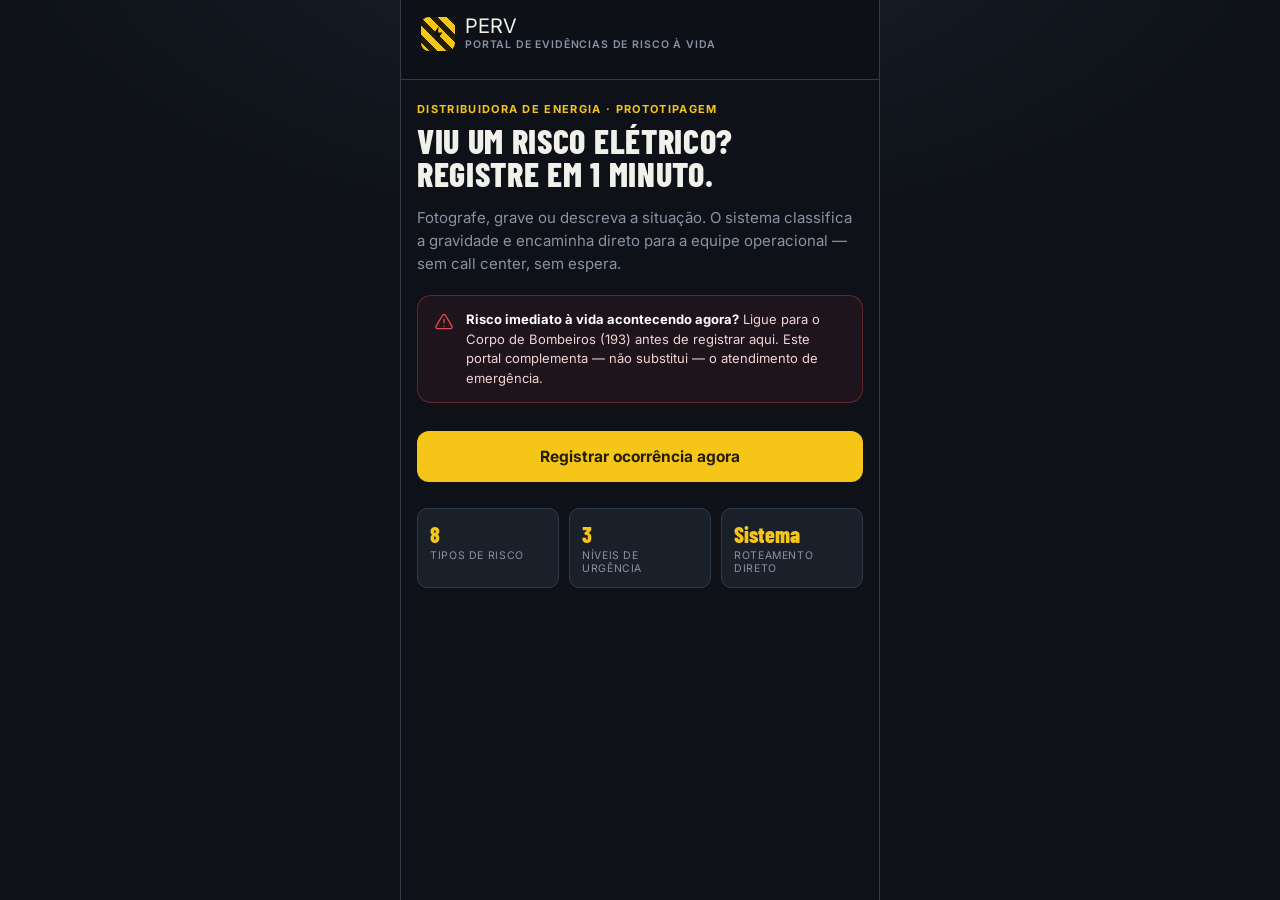
<file: index.html>
<!--
  PERV — Portal de Evidências de Risco à Vida
  Protótipo navegável — Programa Agentes da Inovação
  Autor: Natanael
  Status: protótipo de demonstração (sem integração real com ADMS/OPER)
-->
<!DOCTYPE html>
<html lang="pt-BR">
<head>
<meta charset="UTF-8">
<meta name="viewport" content="width=device-width, initial-scale=1.0, viewport-fit=cover">
<title>PERV — Portal de Evidências de Risco à Vida</title>
<link rel="preconnect" href="https://fonts.googleapis.com">
<link href="https://fonts.googleapis.com/css2?family=Barlow+Condensed:wght@600;700;800&family=Inter:wght@400;500;600;700&family=JetBrains+Mono:wght@500;700&display=swap" rel="stylesheet">
<link rel="stylesheet" href="styles.css">
</head>
<body>
<div id="app">

  <div class="topbar">
    <div class="brand">
      <div class="mark"><svg viewBox="0 0 24 24" fill="none"><path d="M13 2L4 14h6l-1 8 9-12h-6l1-8z" fill="#0E1218"/></svg></div>
      <div>
        <div class="name">PERV</div>
        <div class="sub">Portal de Evidências de Risco à Vida</div>
      </div>
    </div>
    <div class="progress" id="progress"></div>
  </div>

  <main>

    <!-- STEP 0 — HERO -->
    <section class="panel active" data-step="hero">
      <div class="eyebrow">Distribuidora de Energia · Prototipagem</div>
      <h1 class="headline">Viu um risco elétrico?<br>Registre em 1 minuto.</h1>
      <p class="lede">Fotografe, grave ou descreva a situação. O sistema classifica a gravidade e encaminha direto para a equipe operacional — sem call center, sem espera.</p>

      <div class="safety-banner">
        <svg width="20" height="20" viewBox="0 0 24 24" fill="none"><path d="M12 9v4M12 17h.01M10.3 3.9L2.5 17a2 2 0 0 0 1.7 3h15.6a2 2 0 0 0 1.7-3L13.7 3.9a2 2 0 0 0-3.4 0Z" stroke="#E5484D" stroke-width="1.6" stroke-linecap="round" stroke-linejoin="round"/></svg>
        <p><b>Risco imediato à vida acontecendo agora?</b> Ligue para o Corpo de Bombeiros (193) antes de registrar aqui. Este portal complementa — não substitui — o atendimento de emergência.</p>
      </div>

      <button class="cta-primary" onclick="goTo('situacao')">Registrar ocorrência agora</button>

      <div class="hero-stats">
        <div class="stat"><div class="n">8</div><div class="l">Tipos de risco</div></div>
        <div class="stat"><div class="n">3</div><div class="l">Níveis de urgência</div></div>
        <div class="stat"><div class="n">Sistema</div><div class="l">Roteamento direto</div></div>
      </div>
    </section>

    <!-- STEP 1 — SITUAÇÃO -->
    <section class="panel" data-step="situacao">
      <div class="step-label">Etapa 1 de 3</div>
      <h2 class="step-title">O que você está vendo?</h2>
      <div id="situationList"></div>

      <div class="meter-wrap" id="meterWrap">
        <div class="meter-head">
          <span class="lbl">Criticidade estimada</span>
          <span class="val" id="meterVal">—</span>
        </div>
        <div class="meter-track"><div class="meter-fill" id="meterFill"></div></div>
        <p class="meter-note" id="meterNote"></p>
      </div>
    </section>

    <!-- STEP 2 — EVIDÊNCIA + LOCALIZAÇÃO (localização só é capturada no momento do envio da mídia) -->
    <section class="panel" data-step="evidencia">
      <div class="step-label">Etapa 2 de 3</div>
      <h2 class="step-title">Anexe foto ou vídeo</h2>
      <p class="lede" style="margin-bottom:16px;">A localização é capturada automaticamente somente no momento em que você anexa cada foto ou vídeo, e fica vinculada apenas a essa evidência.</p>

      <div class="consent-box">
        <p><b>Compartilhamento de localização.</b> Ao anexar uma foto ou vídeo, você autoriza o compartilhamento da sua localização exata naquele momento. A coordenada é usada exclusivamente para direcionar a equipe técnica até o local do risco, fica vinculada apenas à evidência enviada, e <b>não há rastreamento contínuo</b> do seu dispositivo antes ou depois do envio.</p>
        <label class="consent-check">
          <input type="checkbox" id="consentLocationCheck" onchange="toggleLocationConsent(this.checked)">
          <span>Li e autorizo o compartilhamento da minha localização junto com cada evidência enviada.</span>
        </label>
      </div>

      <label class="upload-box locked" for="cameraPhotoInput" id="uploadBox">
        <div class="ico"><svg width="26" height="26" viewBox="0 0 24 24" fill="none"><path d="M4 7h3l2-2h6l2 2h3v13H4V7Z" stroke="#F5C518" stroke-width="1.6" stroke-linejoin="round"/><circle cx="12" cy="13" r="3.5" stroke="#F5C518" stroke-width="1.6"/></svg></div>
        <div class="t1" id="uploadTitle">Autorize a localização acima para anexar</div>
        <div class="t2">Toque para abrir a câmera e tirar foto</div>
      </label>
      <input type="file" id="cameraPhotoInput" accept="image/*" capture="environment" disabled>

      <div class="upload-alt-row">
        <label class="upload-alt locked" for="cameraVideoInput" id="videoBox"><!--Gravar vídeo--></label>
        <input type="file" id="cameraVideoInput" accept="video/*" capture="environment" disabled>

       <label class="upload-alt locked" for="galleryInput" id="galleryBox"> <!--Escolher da galeria--></label> 
        <input type="file" id="galleryInput" accept="image/*,video/*" multiple disabled>
      </div>

      <div class="thumbs" id="thumbs"></div>
      <p class="evidence-note">Se a localização não puder ser obtida no momento do envio de uma evidência, ela será marcada com erro e o registro da ocorrência ficará bloqueado até que a captura seja refeita com sucesso ou o arquivo removido.</p>

      <div class="field-label">Ponto de referência (complementar, opcional)</div>
      <textarea id="refField" placeholder="Ex: em frente ao mercado da Rua das Palmeiras, 340"></textarea>
    </section>

    <!-- STEP 3 — CONFIRMAÇÃO -->
    <section class="panel" data-step="confirmacao">
      <div class="step-label">Etapa 3 de 3</div>
      <h2 class="step-title">Confirme e envie</h2>

      <div class="field-label" style="margin-top:0;">Telefone de contato</div>
      <input type="tel" id="phoneField" placeholder="DDD + Número" maxlength="16" onfocus="clearPhone(this)" oninput="formatPhone(this)">
      <p class="meter-note" style="margin-top:6px;">Identificado automaticamente pelo link recebido via WhatsApp/SMS — edite se necessário.</p>

      <div class="summary-card">
        <div class="summary-row"><span class="k">Situação</span><span class="v" id="sumSituacao">—</span></div>
        <div class="summary-row"><span class="k">Criticidade</span><span class="v" id="sumCriticidade">—</span></div>
        <div class="summary-row"><span class="k">Evidências</span><span class="v" id="sumEvidencias">—</span></div>
        <div class="summary-row"><span class="k">Localização</span><span class="v" id="sumLocal">—</span></div>
      </div>

      <div class="term-box" style="margin-top:18px;">
        <div class="term-title"><!-- Termo de Ciência e Tratamento de Dados</div>--></div>
        <div class="term-scroll">
        <!-- <p><b>Finalidade:</b> os dados enviados (foto/vídeo, localização e telefone de contato) serão usados exclusivamente para triagem, classificação de criticidade e despacho de equipe técnica pela Concessionaria.</p>
          <p><b>Dados coletados:</b> imagem ou vídeo da situação, coordenadas de geolocalização vinculadas a cada evidência, número de telefone de contato e a categoria de risco selecionada.</p>
          <p><b>Retenção:</b> os dados ficam armazenados pelo tempo necessário para atendimento da ocorrência e cumprimento de obrigações regulatórias, sendo descartados após esse período conforme política de retenção da Concessionaria.</p>
          <p><b>Compartilhamento:</b> os dados são encaminhados internamente às equipes de operação responsáveis pelo atendimento, podendo ser compartilhados com órgãos públicos (ex.: Defesa Civil) quando necessário à segurança pública.</p>
          <p><b>Direitos do titular:</b> você pode solicitar confirmação, acesso, correção ou eliminação dos seus dados junto aos canais oficiais da Concessionaria, nos termos da Lei Geral de Proteção de Dados (Lei nº 13.709/2018).</p>
        </div>-->
        <br>
        <label class="consent-check">
          <input type="checkbox" id="consentTermCheck" onchange="toggleTermConsent(this.checked)">
          <span>Confirmo a emergência acima.</span>
        <!-- <span>Li e aceito o Termo de Ciência e Tratamento de Dados.</span> -->
        </label>
      </div>
    </section> 

    <!-- STEP 5 — SUCESSO / PROTOCOLO -->
    <section class="panel" data-step="protocolo">
      <div class="success-screen">

        <div class="success-circle">✓</div>

        <div class="success-title">Ocorrência registrada!</div>

        <div class="success-subtitle">Sua ocorrência foi enviada com sucesso e já está disponível para análise da equipe operacional.</div>

        <div class="success-card">

          <div class="success-proto-row">
            <div>
              <div class="success-label">Protocolo</div>
              <div class="success-protocol mono" id="protoNum">PERV-000000</div>
            </div>
            <span class="success-status" id="protoCritBadge">—</span>
          </div>

          <hr>

          <div class="timeline">
            <div class="timeline-item done"><span>✓</span>Evidências recebidas</div>
            <div class="timeline-item done"><span>✓</span>Localização validada</div>
            <div class="timeline-item done"><span>✓</span>Classificação automática realizada</div>
            <div class="timeline-item done"><span>✓</span>Encaminhado ao Centro de Operação</div>
          </div>

        </div>

        <p class="demo-note">Este é um protótipo navegável para apresentação. Nenhum dado é enviado a sistemas reais da Concessionaria.</p>

      </div>
    </section>

  </main>

  <div class="bottombar" id="bottombar">
    <button class="btn-back" id="btnBack" onclick="prevStep()">←</button>
    <button class="btn-next" id="btnNext" onclick="nextStep()" disabled>Continuar</button>
  </div>

</div>

<script src="script.js"></script>
</body>
</html>
</file>
<file: styles.css>
:root{
    --ink:#0E1218;
    --surface:#1A2029;
    --surface-raised:#232B37;
    --line:#313B49;
    --hazard:#F5C518;
    --hazard-ink:#241D02;
    --critical:#E5484D;
    --high:#F5A623;
    --medium:#5B8DEF;
    --paper:#F2F0EA;
    --muted:#8A93A3;
    --radius:14px;
  }
  *{box-sizing:border-box;}
  html,body{margin:0;padding:0;}
  body{
    background:
      radial-gradient(1200px 600px at 50% -10%, #1a212c 0%, var(--ink) 55%);
    color:var(--paper);
    font-family:'Inter',system-ui,sans-serif;
    min-height:100vh;
    -webkit-font-smoothing:antialiased;
  }
  h1,h2,h3,.display{
    font-family:'Barlow Condensed',sans-serif;
    text-transform:uppercase;
    letter-spacing:0.02em;
    font-weight:800;
    margin:0;
  }
  .mono{font-family:'JetBrains Mono',monospace;}
  #app{
    width:100%;
    max-width:480px;
    margin:0 auto;
    min-height:100vh;
    display:flex;
    flex-direction:column;
    position:relative;
    background:var(--ink);
    border-left:1px solid var(--line);
    border-right:1px solid var(--line);
  }

  /* ---- topbar ---- */
  .topbar{
    padding:16px 20px 14px;
    border-bottom:1px solid var(--line);
    position:sticky; top:0; z-index:10;
    background:rgba(14,18,24,0.92);
    backdrop-filter:blur(6px);
  }
  .brand{display:flex; align-items:center; gap:10px;}
  .brand .mark{
    width:34px;height:34px;border-radius:8px;
    background:repeating-linear-gradient(45deg, var(--hazard) 0 6px, var(--hazard-ink) 6px 12px);
    flex-shrink:0;
    display:flex; align-items:center; justify-content:center;
  }
  .brand .mark svg{width:18px;height:18px;}
  .brand .name{font-size:20px; line-height:1;}
  .brand .sub{font-size:10.5px; letter-spacing:0.08em; color:var(--muted); text-transform:uppercase; font-family:'Inter'; font-weight:600; margin-top:2px;}
  .progress{display:flex; gap:6px; margin-top:14px;}
  .progress .dot{height:4px; flex:1; border-radius:2px; background:var(--line); transition:background .25s;}
  .progress .dot.done{background:var(--hazard);}
  .progress .dot.now{background:var(--paper);}

  main{flex:1; padding:clamp(16px,4vw,22px) 16px calc(80px + env(safe-area-inset-bottom));}
  .panel{display:none; animation:fadeIn .35s ease;}
  .panel.active{display:block;}
  @keyframes fadeIn{from{opacity:0; transform:translateY(6px);} to{opacity:1; transform:translateY(0);}}

  .eyebrow{
    font-size:11px; font-weight:700; letter-spacing:0.12em; text-transform:uppercase;
    color:var(--hazard); margin-bottom:8px; font-family:'Inter';
  }
  .headline{font-size:34px; line-height:0.98; margin-bottom:12px;}
  .lede{color:var(--muted); font-size:15px; line-height:1.55; margin-bottom:0;}

  .safety-banner{
    margin-top:20px; padding:14px 16px; border-radius:var(--radius);
    background:rgba(229,72,77,0.08); border:1px solid rgba(229,72,77,0.35);
    display:flex; gap:12px; align-items:flex-start;
  }
  .safety-banner svg{flex-shrink:0; margin-top:2px;}
  .safety-banner p{margin:0; font-size:13px; line-height:1.5; color:#F3D3D4;}
  .safety-banner b{color:#fff;}

  .cta-primary{
    display:block; width:100%; text-align:center;
    background:var(--hazard); color:var(--hazard-ink);
    border:none; border-radius:12px; padding:16px 18px;
    font-family:'Inter'; font-weight:700; font-size:15.5px;
    cursor:pointer; margin-top:28px;
    transition:transform .12s ease, filter .15s ease;
  }
  .cta-primary:hover{filter:brightness(1.06);}
  .cta-primary:active{transform:scale(0.98);}
  .cta-primary:focus-visible, button:focus-visible, input:focus-visible, .option-card:focus-visible{
    outline:2px solid var(--hazard); outline-offset:2px;
  }
  .cta-ghost{
    display:block; width:100%; text-align:center;
    background:transparent; color:var(--paper); border:1px solid var(--line);
    border-radius:12px; padding:14px 18px; font-family:'Inter'; font-weight:600; font-size:14.5px;
    cursor:pointer; margin-top:10px;
  }

  .hero-stats{display:flex; gap:10px; margin-top:26px; flex-wrap:wrap;}
  .hero-stats .stat{flex:1 1 120px; padding:12px; border:1px solid var(--line); border-radius:10px; background:var(--surface);}
  .hero-stats .stat .n{font-family:'Barlow Condensed'; font-weight:800; font-size:22px; color:var(--hazard);}
  .hero-stats .stat .l{font-size:10.5px; color:var(--muted); text-transform:uppercase; letter-spacing:.06em; margin-top:2px;}

  /* ---- step label ---- */
  .step-label{font-size:11px; font-weight:700; letter-spacing:.12em; text-transform:uppercase; color:var(--muted); margin-bottom:6px;}
  .step-title{font-size:26px; margin-bottom:18px;}

  /* ---- situation options ---- */
  .option-card{
    width:100%; text-align:left; background:var(--surface); border:1px solid var(--line);
    border-radius:var(--radius); padding:clamp(10px,2.5vw,14px); margin-bottom:10px; cursor:pointer;
    display:flex; align-items:center; justify-content:space-between; gap:10px;
    color:var(--paper); font-family:'Inter';
  }
  .option-card .txt{font-size:14.5px; font-weight:600; line-height:1.35;}
  .option-card .badge{
    flex-shrink:0; font-size:10px; font-weight:700; letter-spacing:.05em; text-transform:uppercase;
    padding:5px 9px; border-radius:999px; white-space:nowrap;
  }
  .b-critico{background:rgba(229,72,77,.15); color:var(--critical); border:1px solid rgba(229,72,77,.4);}
  .b-alto{background:rgba(245,166,35,.15); color:var(--high); border:1px solid rgba(245,166,35,.4);}
  .b-medio{background:rgba(91,141,239,.15); color:var(--medium); border:1px solid rgba(91,141,239,.4);}
  .option-card.selected{border-color:var(--hazard); background:var(--surface-raised);}

  /* ---- criticality meter (signature element) ---- */
  .meter-wrap{
    margin-top:18px; padding:16px; border-radius:var(--radius); background:var(--surface); border:1px solid var(--line);
    display:none;
  }
  .meter-wrap.show{display:block;}
  .meter-head{display:flex; justify-content:space-between; align-items:baseline; margin-bottom:10px;}
  .meter-head .lbl{font-size:11px; letter-spacing:.1em; text-transform:uppercase; color:var(--muted); font-weight:700;}
  .meter-head .val{font-family:'Barlow Condensed'; font-weight:800; font-size:18px;}
  .meter-track{height:16px; border-radius:8px; overflow:hidden; background:#000; position:relative;}
  .meter-fill{
    height:100%; width:33%; border-radius:8px; transition:width .4s ease, background .3s ease;
    background:repeating-linear-gradient(45deg, currentColor 0 8px, transparent 8px 16px);
  }
  .meter-fill.pulse{animation:pulse 1.1s ease-in-out infinite;}
  @keyframes pulse{0%,100%{opacity:1;} 50%{opacity:.55;}}
  .meter-note{font-size:12.5px; color:var(--muted); margin-top:10px; line-height:1.5;}

  /* ---- evidence step ---- */
.upload-box{
  display:flex; flex-direction:column; align-items:center; justify-content:center;
  width:100%; border:1.5px dashed var(--line); border-radius:var(--radius); padding:clamp(18px,4vw,26px);
  text-align:center; cursor:pointer; background:var(--surface);
}
  .upload-box:hover{border-color:var(--hazard);}
  .upload-box .ico{margin-bottom:10px;}
  .upload-box .t1{font-weight:700; font-size:14.5px;}
  .upload-box .t2{font-size:12.5px; color:var(--muted); margin-top:4px;}
  input[type=file]{display:none;}
  .thumbs{display:grid; grid-template-columns:repeat(auto-fill,minmax(90px,1fr)); gap:8px; margin-top:14px;}
  .thumb{position:relative; aspect-ratio:1; border-radius:10px; overflow:hidden; background:var(--surface-raised); border:1px solid var(--line);}
  .thumb img,.thumb video{width:100%; height:100%; object-fit:cover; display:block;}
  .thumb .rm{
    position:absolute; top:4px; right:4px; width:22px; height:22px; border-radius:50%;
    background:rgba(0,0,0,.65); color:#fff; border:none; font-size:13px; cursor:pointer; line-height:1;
  }

  /* ---- consent: location tied to evidence capture ---- */
  .consent-box{margin-bottom:18px; padding:16px; border-radius:var(--radius); background:rgba(245,197,24,.06); border:1px solid rgba(245,197,24,.35);}
  .consent-box p{margin:0 0 12px; font-size:12.5px; line-height:1.55; color:var(--paper);}
  .consent-box p b{color:var(--hazard);}
  .consent-check{display:flex; gap:10px; align-items:flex-start; cursor:pointer;}
  .consent-check input{margin-top:3px; width:18px; height:18px; flex-shrink:0; accent-color:var(--hazard); cursor:pointer;}
  .consent-check span{font-size:13px; font-weight:600; line-height:1.4;}

  .upload-box.locked{opacity:.4; cursor:not-allowed; pointer-events:none;}

  .thumb-status{position:absolute; left:0; right:0; bottom:0; padding:4px 5px; font-size:9px; font-weight:700; text-align:center; font-family:'JetBrains Mono',monospace; letter-spacing:.01em;}
  .thumb-status.ok{background:rgba(45,180,120,.88); color:#08210F;}
  .thumb-status.pending{background:rgba(139,147,163,.88); color:#0E1218;}
  .thumb-status.error{background:rgba(229,72,77,.92); color:#fff;}
  .thumb.err{border-color:var(--critical);}
  .thumb .retry{
    position:absolute; top:4px; left:4px; width:22px; height:22px; border-radius:50%;
    background:rgba(0,0,0,.65); color:#fff; border:none; font-size:12px; cursor:pointer; line-height:1;
  }
  .evidence-note{font-size:11.5px; color:var(--muted); line-height:1.5; margin-top:12px;}

  /* ---- termo de ciência e tratamento de dados ---- */
  .term-box{margin-top:4px; padding:16px; border-radius:var(--radius); background:var(--surface); border:1px solid var(--line);}
  .term-box .term-title{font-size:12px; font-weight:700; letter-spacing:.06em; text-transform:uppercase; color:var(--hazard); margin-bottom:10px;}
  .term-scroll{max-height:190px; overflow-y:auto; font-size:12px; line-height:1.6; color:var(--muted); padding-right:6px; border-bottom:1px solid var(--line); margin-bottom:12px;}
  .term-scroll p{margin:0 0 10px;}
  .term-scroll b{color:var(--paper);}

  .field-label{font-size:12.5px; font-weight:700; color:var(--muted); text-transform:uppercase; letter-spacing:.06em; margin:22px 0 8px;}
  textarea, input[type=text], input[type=tel]{
    width:100%; background:var(--surface); border:1px solid var(--line); border-radius:10px;
    padding:12px 14px; color:var(--paper); font-family:'Inter'; font-size:14.5px; resize:vertical;
  }
  textarea{min-height:70px;}

  /* ---- confirmation ---- */
  .summary-row{display:flex; justify-content:space-between; gap:10px; padding:12px 0; border-bottom:1px solid var(--line);}
  .summary-row:last-child{border-bottom:none;}
  .summary-row .k{font-size:12.5px; color:var(--muted);}
  .summary-row .v{font-size:13.5px; font-weight:600; text-align:right; max-width:60%;}
  .summary-card{background:var(--surface); border:1px solid var(--line); border-radius:var(--radius); padding:4px 16px; margin-top:16px;}

  /* ---- protocol result ---- */
  .proto-hero{text-align:center; padding:26px 10px 10px;}
  .proto-check{
    width:clamp(48px, 12vw, 64px); height:clamp(48px, 12vw, 64px); border-radius:50%; margin:0 auto 16px; display:flex; align-items:center; justify-content:center;
  }
  .proto-code{font-size:15px; color:var(--muted); margin-top:4px;}
  .proto-num{font-family:'Barlow Condensed'; font-weight:800; font-size:38px; letter-spacing:.02em; margin-top:4px;}
  .proto-crit{display:inline-block; margin-top:10px; padding:6px 14px; border-radius:999px; font-size:12px; font-weight:700; letter-spacing:.06em; text-transform:uppercase;}
  .sla-card{margin-top:22px; padding:16px; border-radius:var(--radius); background:var(--surface); border:1px solid var(--line);}
  .sla-card .h{font-size:12px; font-weight:700; color:var(--muted); text-transform:uppercase; letter-spacing:.08em; margin-bottom:8px;}
  .sla-card .steps{display:flex; flex-direction:column; gap:10px;}
  .sla-step{display:flex; gap:10px; align-items:flex-start;}
  .sla-step .d{width:8px; height:8px; border-radius:50%; margin-top:6px; flex-shrink:0;}
  .sla-step .txt{font-size:13.5px; line-height:1.4;}
  .sla-step .txt small{display:block; color:var(--muted); font-size:11.5px; margin-top:1px;}
  .demo-note{margin-top:24px; font-size:11.5px; color:var(--muted); line-height:1.6; text-align:center; padding:0 8px;}

  /* ---- bottom bar ---- */
  .bottombar{
    position:sticky; bottom:0; left:0; right:0;
    padding:14px 20px calc(14px + env(safe-area-inset-bottom));
    background:linear-gradient(0deg, var(--ink) 55%, transparent);
    display:flex; gap:10px; z-index:10;
  }
  .bottombar.hidden{display:none;}
  .btn-back{
    flex:0 0 52px; height:52px; border-radius:12px; background:var(--surface); border:1px solid var(--line);
    color:var(--paper); font-size:18px; cursor:pointer;
  }
  .btn-next{
    flex:1; height:52px; border-radius:12px; background:var(--hazard); color:var(--hazard-ink);
    border:none; font-family:'Inter'; font-weight:700; font-size:15px; cursor:pointer;
  }
  .btn-next:disabled{opacity:.4; cursor:not-allowed;}

  @media (prefers-reduced-motion: reduce){
    .panel{animation:none;}
    .meter-fill.pulse{animation:none;}
  }

  /* ---------- SUCCESS SCREEN ---------- */

.success-screen{
    text-align:center;
    padding:15px 0 40px;
    box-sizing:border-box;
    width:100%;
}

.success-circle{

  width:clamp(64px, 18vw, 95px);
  height:clamp(64px, 18vw, 95px);

  margin:0 auto 22px;

  border-radius:50%;

  background:linear-gradient(180deg,#27c46a,#149c51);

  color:#fff;

  font-size:clamp(28px, 8vw, 48px);

  display:flex;

  align-items:center;

  justify-content:center;

  box-shadow:0 15px 40px rgba(0,0,0,.35);

  animation:pop .6s ease;
}

.success-title{

  font-family:'Barlow Condensed';

  font-size:clamp(22px, 6vw, 42px);

  margin-bottom:10px;
}

.success-subtitle{
    color:var(--muted);
    line-height:1.7;
    max-width:100%;
    margin:auto;
    word-break:break-word;
}

.success-card{

    margin-top:30px;

    background:var(--surface);

    border:1px solid var(--line);

  border-radius:18px;

  padding:clamp(12px, 3vw, 24px);

    text-align:left;
    width:100%;
    box-sizing:border-box;
}

.success-label{

    text-transform:uppercase;

    color:var(--muted);

    font-size:12px;

    letter-spacing:.12em;
}

.success-protocol{
    font-size:clamp(16px, 5vw, 34px);
    margin-top:8px;
    font-weight:bold;
    word-break:break-all;
}

.success-status{

    display:inline-block;

    margin-top:15px;

    padding:8px 18px;

    border-radius:999px;

    font-weight:bold;
}

.success-card hr{
    border:none;
    border-top:1px solid var(--line);
    margin:16px 0 0;
}

.timeline{

    margin-top:25px;
}

.timeline-item{
    display:flex;
    align-items:center;
    gap:12px;
    margin-bottom:18px;
    font-size:clamp(13px, 3.5vw, 15px);
    text-align:left;
}


.timeline-item span{

    width:28px;

    height:28px;

    border-radius:50%;

    display:flex;

    align-items:center;

    justify-content:center;

    font-weight:bold;

    background:#2ac66f;

    color:#fff;
}

@keyframes pop{

    0%{

        transform:scale(.4);

        opacity:0;
    }

    70%{

        transform:scale(1.08);
    }

    100%{

        transform:scale(1);
    }
}

/* Small screen tweaks for success/protocol view */
@media (max-width:420px){
  .success-card{padding:12px 12px; border-radius:12px;}
  .success-subtitle{font-size:14px; padding:0 6px;}
  .timeline-item{gap:8px; margin-bottom:12px;}
  .timeline-item span{width:22px; height:22px; font-size:12px;}
  .proto-num{font-size:clamp(20px,6vw,32px);}
  main{padding-bottom:calc(60px + env(safe-area-inset-bottom));}
  .success-proto-row{flex-direction:column; align-items:flex-start; gap:8px;}
  .success-protocol{font-size:clamp(16px,5.5vw,28px);}
  .success-status{margin-top:2px;}
}

.success-proto-row{
  display:flex;
  align-items:center;
  justify-content:space-between;
  gap:12px;
}
.success-proto-row > div{min-width:0;}
.success-protocol{overflow-wrap:anywhere;}
.success-status{flex-shrink:0;}
</file>
